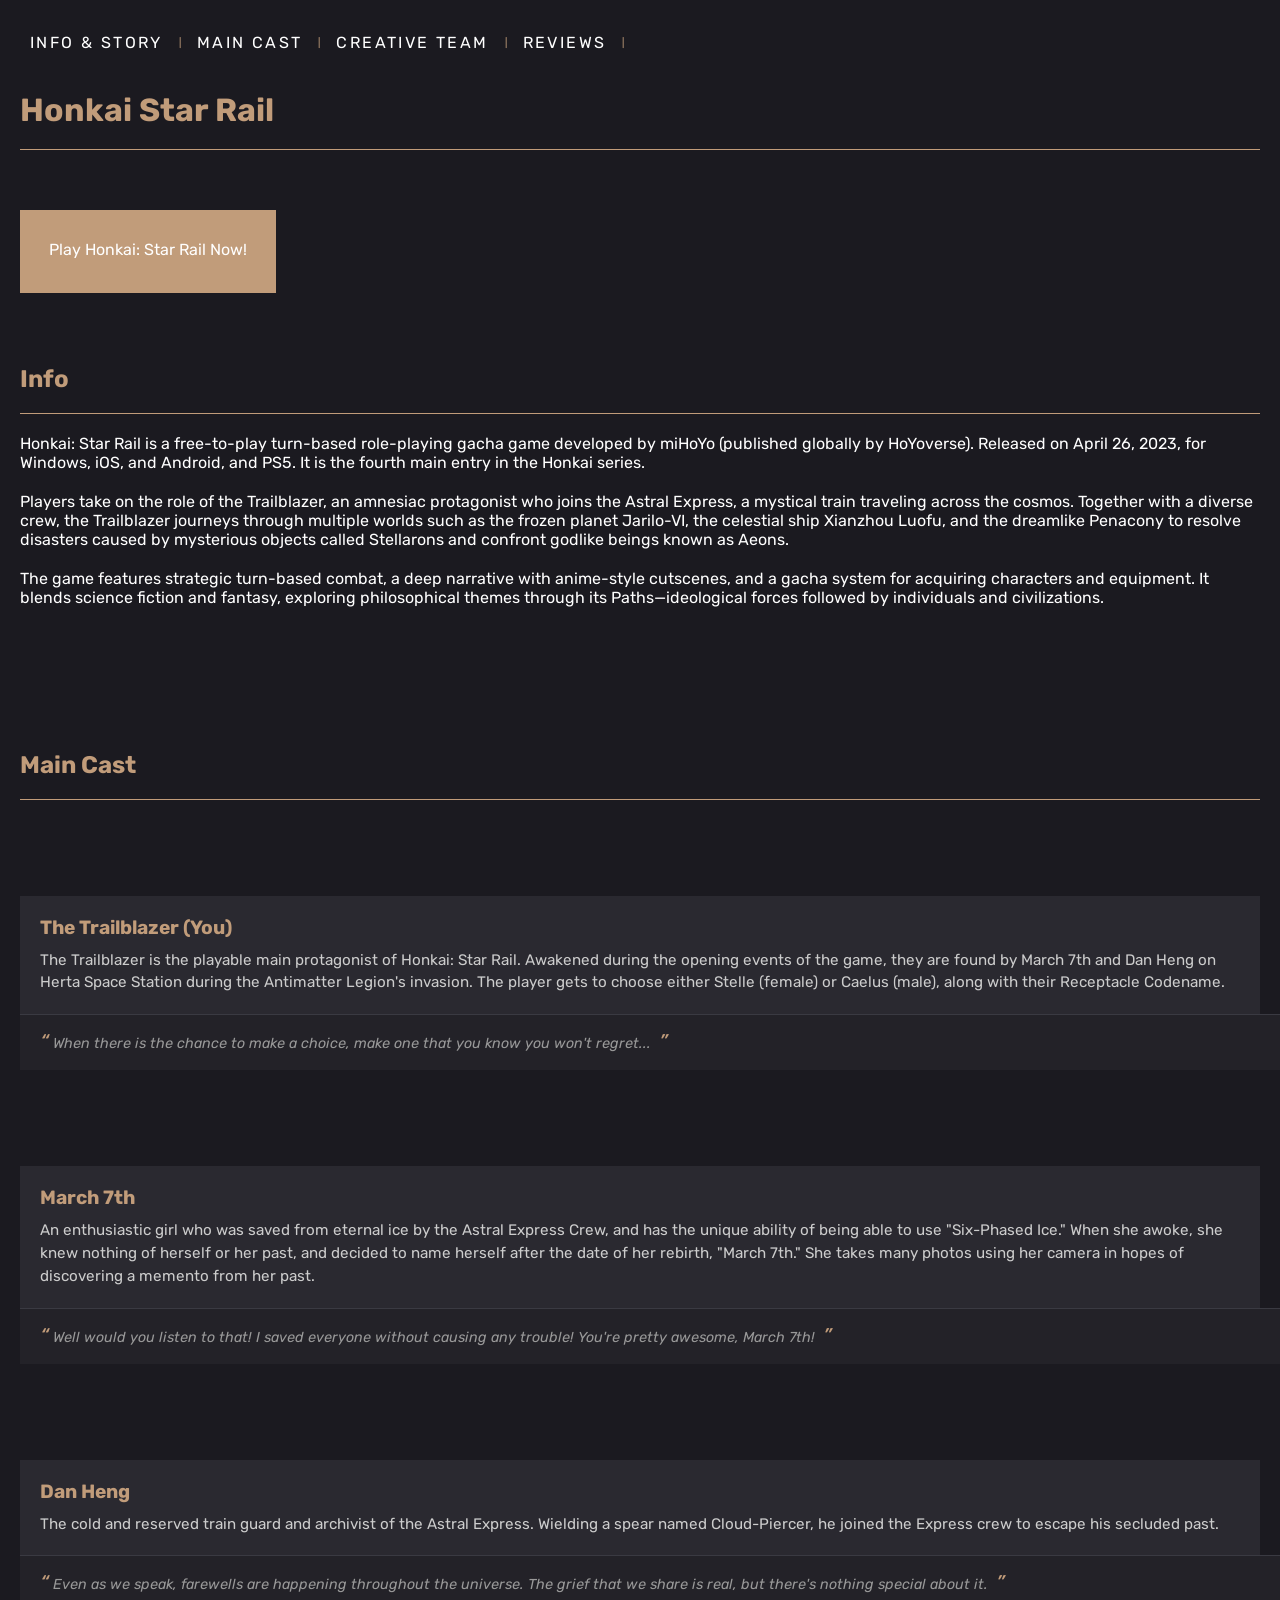
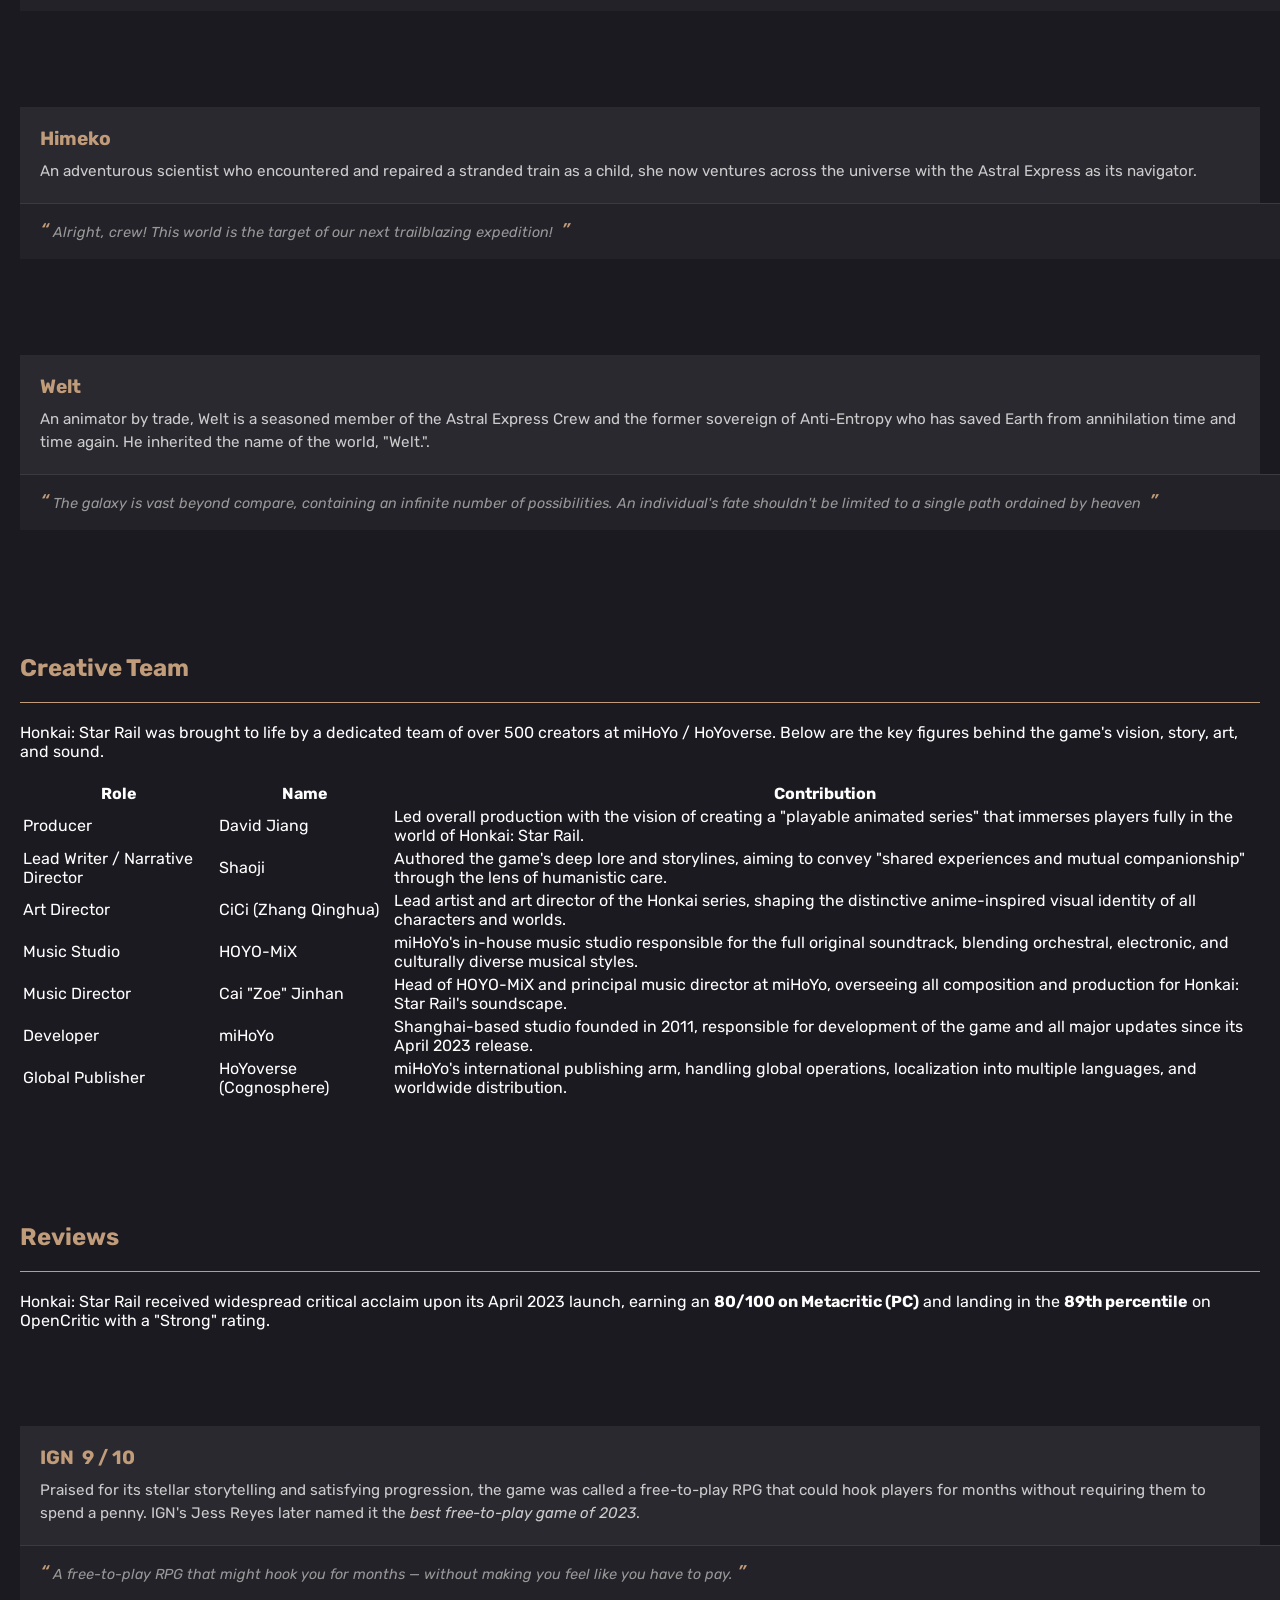
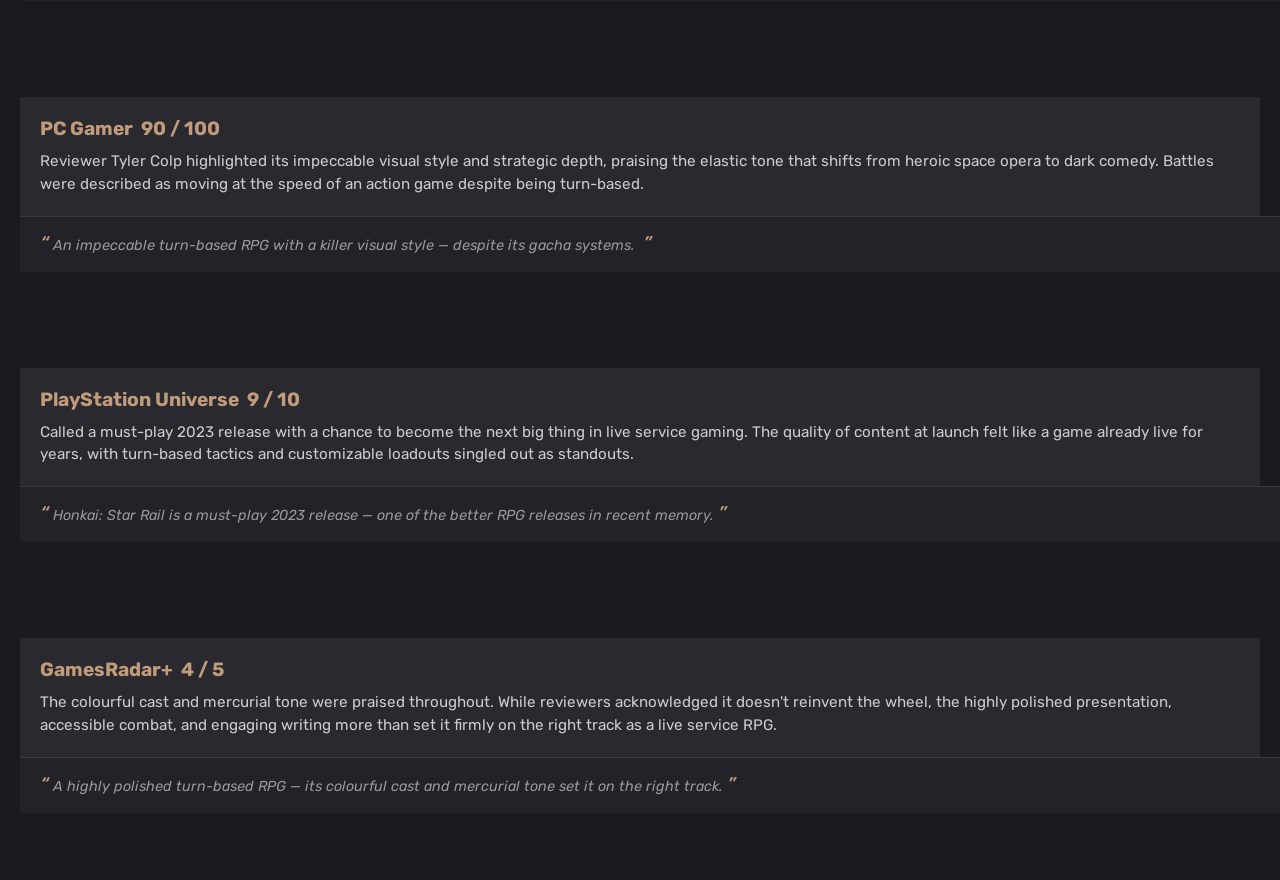
<file: Chapter-2 Links and Navigation/index.html>
<!DOCTYPE html>

<html>

<head>
    <link rel="stylesheet" href="styles.css">
    <link rel="preconnect" href="https://fonts.googleapis.com">
    <link rel="preconnect" href="https://fonts.gstatic.com" crossorigin>
    <link href="https://fonts.googleapis.com/css2?family=Rubik:ital,wght@0,300..900;1,300..900&display=swap"
        rel="stylesheet">
</head>

<body>
    <nav>
        <a href="#info">Info & Story</a>
        <span class="nav-divider">|</span>
        <a href="#main-cast">Main Cast</a>
        <span class="nav-divider">|</span>
        <a href="#creative-team">Creative Team</a>
        <span class="nav-divider">|</span>
        <a href="#reviews">Reviews</a>
        <span class="nav-divider">|</span>
    </nav>

    <h1>Honkai Star Rail</h1>
    <br>
    <br>
    <main>
        <a href="https://hsr.hoyoverse.com/en-us/home" class="btn-playnow">
            <p>Play Honkai: Star Rail Now!</p>
        </a>
        <section id="info">
            <h1>Info</h1>
            <p>Honkai: Star Rail is a free-to-play turn-based role-playing gacha game developed by miHoYo (published
                globally by HoYoverse). Released on April 26, 2023, for Windows, iOS, and Android, and PS5. It is the
                fourth main entry in the Honkai series.</p>
            <p>Players take on the role of the Trailblazer, an amnesiac protagonist who joins the Astral Express, a
                mystical train traveling across the cosmos. Together with a diverse crew, the Trailblazer journeys
                through multiple worlds such as the frozen planet Jarilo-VI, the celestial ship Xianzhou Luofu, and
                the dreamlike Penacony to resolve disasters caused by mysterious objects called Stellarons and confront
                godlike beings known as Aeons.
            </p>
            <p>The game features strategic turn-based combat, a deep narrative with anime-style cutscenes, and a gacha
                system for acquiring characters and equipment. It blends science fiction and fantasy, exploring
                philosophical themes through its Paths—ideological forces followed by individuals and civilizations.
            </p>
        </section>
        <section id="main-cast">
            <h1>Main Cast</h1>

            <!-- Card 1: Trailblazer -->
            <div class="card">
            </div>
            <div class="card-body">
                <h3>The Trailblazer (You)</h3>
                <p>The Trailblazer is the playable main protagonist of Honkai: Star Rail. Awakened during the
                    opening events of the game, they are found by March 7th and Dan Heng on
                    Herta Space Station during the Antimatter Legion's invasion. The player gets to choose either
                    Stelle (female) or Caelus (male), along with their Receptacle Codename.
                </p>
            </div>
            <div class="card-quote">
                <blockquote>When there is the chance to make a choice, make one that you know you won't regret...
                </blockquote>
            </div>
            </div>

            <!-- Card 2: March 7th -->
            <div class="card">
            </div>
            <div class="card-body">
                <h3>March 7th</h3>
                <p>An enthusiastic girl who was saved from eternal ice by the Astral Express Crew, and has the
                    unique ability of being able to use "Six-Phased Ice." When she awoke, she knew nothing of
                    herself or her past, and decided to name herself after the date of her rebirth, "March 7th."
                    She takes many photos using her camera in hopes of discovering a memento from her past.
                </p>
            </div>
            <div class="card-quote">
                <blockquote>Well would you listen to that! I saved everyone without causing any trouble! You're
                    pretty awesome, March 7th!
                </blockquote>
            </div>
            </div>
            <!-- Card 3: Dan Heng -->
            <div class="card">
            </div>
            <div class="card-body">
                <h3>Dan Heng</h3>
                <p>The cold and reserved train guard and archivist of the Astral Express. Wielding a spear named
                    Cloud-Piercer, he joined the Express crew to escape his secluded past.
                </p>
            </div>
            <div class="card-quote">
                <blockquote>Even as we speak, farewells are happening throughout the universe. The grief that we
                    share is real, but there's nothing special about it.
                </blockquote>
            </div>
            </div>
            <!-- Card 4: Himeko -->
            <div class="card">
            </div>
            <div class="card-body">
                <h3>Himeko</h3>
                <p>An adventurous scientist who encountered and repaired a stranded train as a child, she now ventures
                    across the universe with the Astral Express as its navigator.<br>
                </p>
            </div>
            <div class="card-quote">
                <blockquote>Alright, crew! This world is the target of our next trailblazing expedition!
                </blockquote>
            </div>
            </div>

            <div class="card">
            </div>
            <div class="card-body">
                <h3>Welt</h3>
                <p>An animator by trade, Welt is a seasoned member of the Astral Express Crew and the former sovereign
                    of Anti-Entropy who has saved Earth from annihilation time and time again. He inherited the name of
                    the world, "Welt.".<br>
                </p>
            </div>
            <div class="card-quote">
                <blockquote>The galaxy is vast beyond compare, containing an infinite number of possibilities. An
                    individual's fate shouldn't be limited to a single path ordained by heaven
                </blockquote>
            </div>
            </div>



        </section>
        <!-- Creative Team Section -->
        <section id="creative-team">
            <h1>Creative Team</h1>
            <p>Honkai: Star Rail was brought to life by a dedicated team of over 500 creators at miHoYo / HoYoverse.
                Below are the key figures behind the game's vision, story, art, and sound.</p>
            <table class="creative-team-table">
                <thead>
                    <tr>
                        <th>Role</th>
                        <th>Name</th>
                        <th>Contribution</th>
                    </tr>
                </thead>
                <tbody>
                    <tr>
                        <td>Producer</td>
                        <td>David Jiang</td>
                        <td>Led overall production with the vision of creating a "playable animated series" that
                            immerses players fully in the world of Honkai: Star Rail.</td>
                    </tr>
                    <tr>
                        <td>Lead Writer / Narrative Director</td>
                        <td>Shaoji</td>
                        <td>Authored the game's deep lore and storylines, aiming to convey "shared experiences and
                            mutual companionship" through the lens of humanistic care.</td>
                    </tr>
                    <tr>
                        <td>Art Director</td>
                        <td>CiCi (Zhang Qinghua)</td>
                        <td>Lead artist and art director of the Honkai series, shaping the distinctive anime-inspired
                            visual identity of all characters and worlds.</td>
                    </tr>
                    <tr>
                        <td>Music Studio</td>
                        <td>HOYO-MiX</td>
                        <td>miHoYo's in-house music studio responsible for the full original soundtrack, blending
                            orchestral, electronic, and culturally diverse musical styles.</td>
                    </tr>
                    <tr>
                        <td>Music Director</td>
                        <td>Cai "Zoe" Jinhan</td>
                        <td>Head of HOYO-MiX and principal music director at miHoYo, overseeing all composition and
                            production for Honkai: Star Rail's soundscape.</td>
                    </tr>
                    <tr>
                        <td>Developer</td>
                        <td>miHoYo</td>
                        <td>Shanghai-based studio founded in 2011, responsible for development of the game and all major
                            updates since its April 2023 release.</td>
                    </tr>
                    <tr>
                        <td>Global Publisher</td>
                        <td>HoYoverse (Cognosphere)</td>
                        <td>miHoYo's international publishing arm, handling global operations, localization into
                            multiple languages, and worldwide distribution.</td>
                    </tr>
                </tbody>
            </table>
        </section>

        <!-- Reviews Section -->
        <section id="reviews">
            <h1>Reviews</h1>
            <p>Honkai: Star Rail received widespread critical acclaim upon its April 2023 launch, earning an
                <strong>80/100 on Metacritic (PC)</strong> and landing in the <strong>89th percentile</strong> on
                OpenCritic with a "Strong" rating.</p>

            <!-- Review Card: IGN -->
            <div class="card"></div>
            <div class="card-body">
                <h3>IGN &nbsp;<span class="review-score">9 / 10</span></h3>
                <p>Praised for its stellar storytelling and satisfying progression, the game was called a free-to-play
                    RPG that could hook players for months without requiring them to spend a penny. IGN's Jess Reyes
                    later named it the <em>best free-to-play game of 2023</em>.</p>
            </div>
            <div class="card-quote">
                <blockquote>A free-to-play RPG that might hook you for months — without making you feel like you have to
                    pay.</blockquote>
            </div>

            <!-- Review Card: PC Gamer -->
            <div class="card"></div>
            <div class="card-body">
                <h3>PC Gamer &nbsp;<span class="review-score">90 / 100</span></h3>
                <p>Reviewer Tyler Colp highlighted its impeccable visual style and strategic depth, praising the elastic
                    tone that shifts from heroic space opera to dark comedy. Battles were described as moving at the
                    speed of an action game despite being turn-based.</p>
            </div>
            <div class="card-quote">
                <blockquote>An impeccable turn-based RPG with a killer visual style — despite its gacha systems.
                </blockquote>
            </div>

            <!-- Review Card: PlayStation Universe -->
            <div class="card"></div>
            <div class="card-body">
                <h3>PlayStation Universe &nbsp;<span class="review-score">9 / 10</span></h3>
                <p>Called a must-play 2023 release with a chance to become the next big thing in live service gaming.
                    The quality of content at launch felt like a game already live for years, with turn-based tactics
                    and customizable loadouts singled out as standouts.</p>
            </div>
            <div class="card-quote">
                <blockquote>Honkai: Star Rail is a must-play 2023 release — one of the better RPG releases in recent
                    memory.</blockquote>
            </div>

            <!-- Review Card: GamesRadar+ -->
            <div class="card"></div>
            <div class="card-body">
                <h3>GamesRadar+ &nbsp;<span class="review-score">4 / 5</span></h3>
                <p>The colourful cast and mercurial tone were praised throughout. While reviewers acknowledged it
                    doesn't reinvent the wheel, the highly polished presentation, accessible combat, and engaging
                    writing more than set it firmly on the right track as a live service RPG.</p>
            </div>
            <div class="card-quote">
                <blockquote>A highly polished turn-based RPG — its colourful cast and mercurial tone set it on the right
                    track.</blockquote>
            </div>

        </section>
    </main>

</body>

</html>
</file>
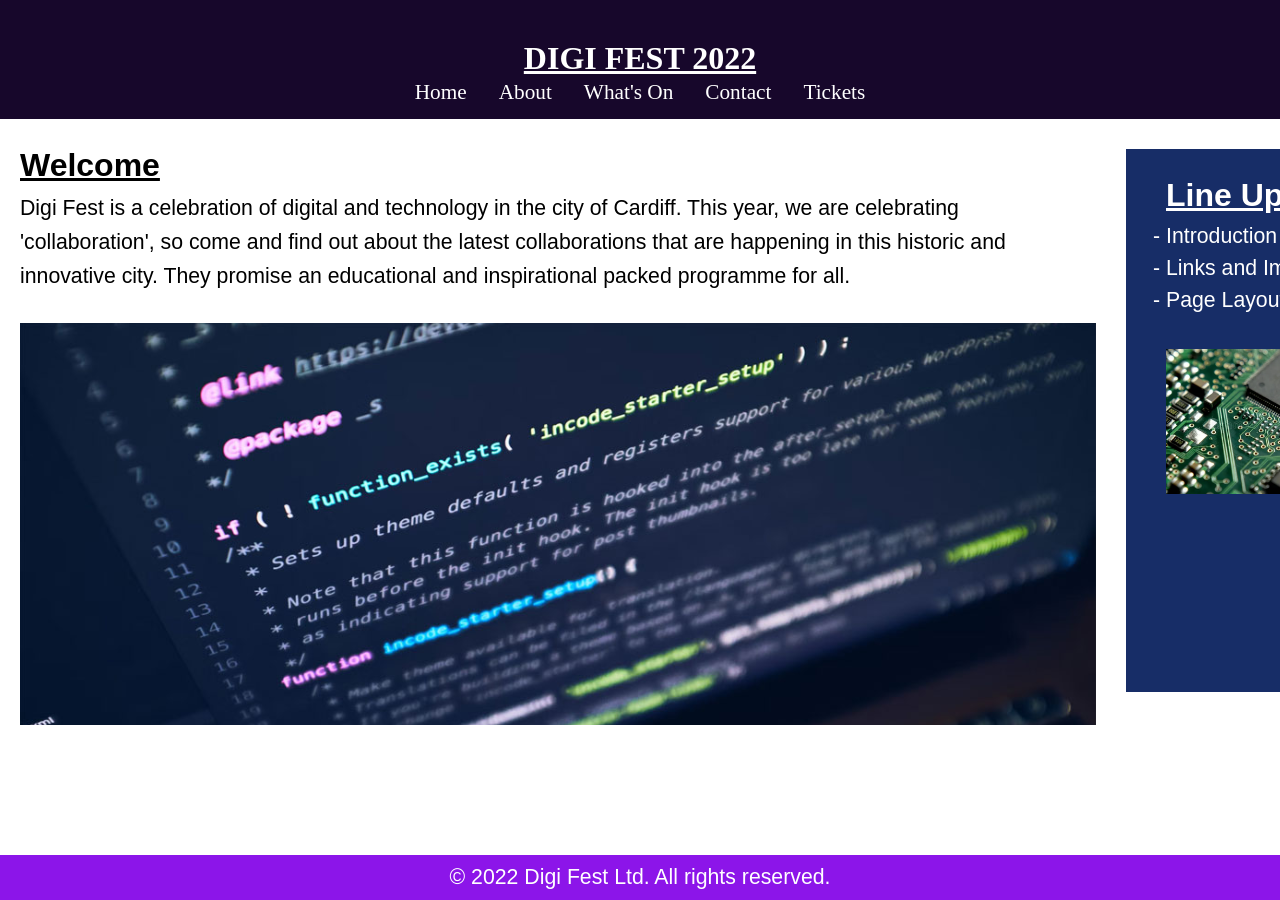
<file: Chapter-4 Page Layout/index.html>
<!DOCTYPE html>
<html>

<head>
    <link rel="stylesheet" href="styles.css">
</head>

<body>
    <header>
        <h1 class="underline">DIGI FEST 2022</h1>
        <nav>
            <ul>
                <li><a href="#">Home</a></li>
                <li><a href="#">About</a></li>
                <li><a href="#">What's On</a></li>
                <li><a href="#">Contact</a></li>
                <li><a href="#">Tickets</a></li>
            </ul>
        </nav>
    </header>
    <main>
        <div class="main-layout">
            <div class="content">
                <h2 class="underline">Welcome</h2>
                <p>Digi Fest is a celebration of digital and technology in the city of Cardiff. This year, we are
                    celebrating
                    'collaboration', so come and find out about the latest collaborations that are happening in this
                    historic
                    and innovative city. They promise an educational and inspirational packed programme for all.</p>
                <img src="image1.png">
            </div>
            <aside>
                <h2 class="underline">Line Up</h2>
                <ul class="dashed">
                    <li>Introduction to HTML and CSS</li>
                    <li>Links and Images</li>
                    <li>Page Layout</li>
                    <br>
                </ul>
                <div class="img-row">
                    <img src="image2.png">
                    <img src="image3.png">
                </div>
                <br><br><br><br><br><br><br><br>
            </aside>
        </div>
    </main>
    <footer>
        <p>&copy; 2022 Digi Fest Ltd. All rights reserved.</p>
    </footer>
</body>

</html>
</file>
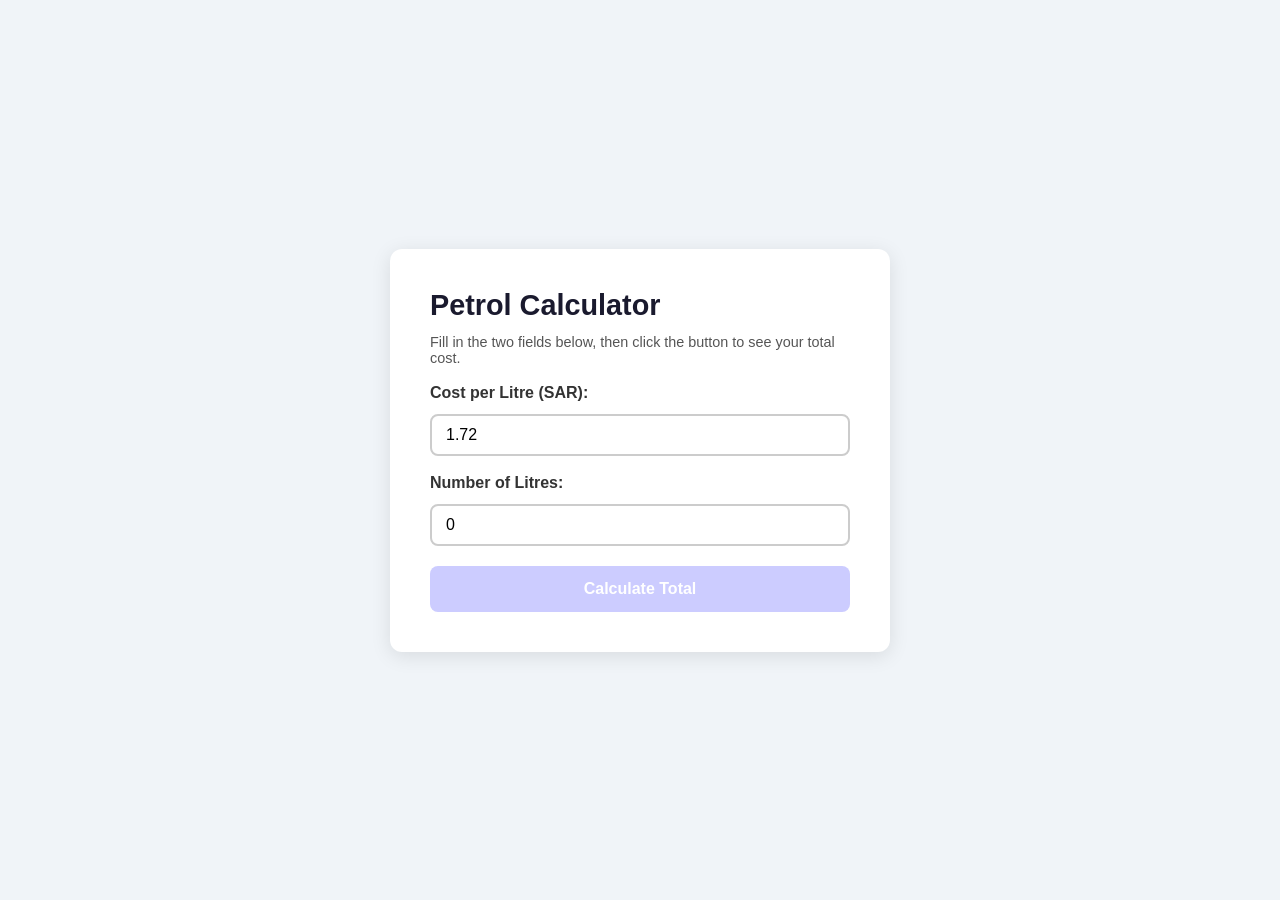
<file: Chapter-6 JavaScript/index.html>
<!DOCTYPE html>
<html lang="en">

<head>
  <meta charset="UTF-8" />
  <title>Petrol Calculator</title>
  <link rel="stylesheet" href="style.css" />
</head>

<body>
  <div class="calculator-box">

    <h1>Petrol Calculator</h1>
    <p class="intro">Fill in the two fields below, then click the button to see your total cost.</p>


    <label for="cost-per-litre">Cost per Litre (SAR):</label>

    <input type="number" id="cost-per-litre" value="1.72" min="0" step="0.01" />

    <label for="litres">Number of Litres:</label>
    <!-- value="0" means the box starts at 0 when the page loads -->
    <input type="number" id="litres" value="0" min="0" step="1" />

    <!-- When this button is clicked, it runs the calculate() function in script.js -->
    <button id="calculate-btn" onclick="calculate()">Calculate Total</button>


    <!-- This paragraph is empty at first.-->
    <!-- JavaScript will write the answer inside it when we click. -->
    <p id="result"></p>

  </div>

  <!-- This links our JavaScript file so the button works -->
  <script src="script.js"></script>

</body>

</html>
</file>
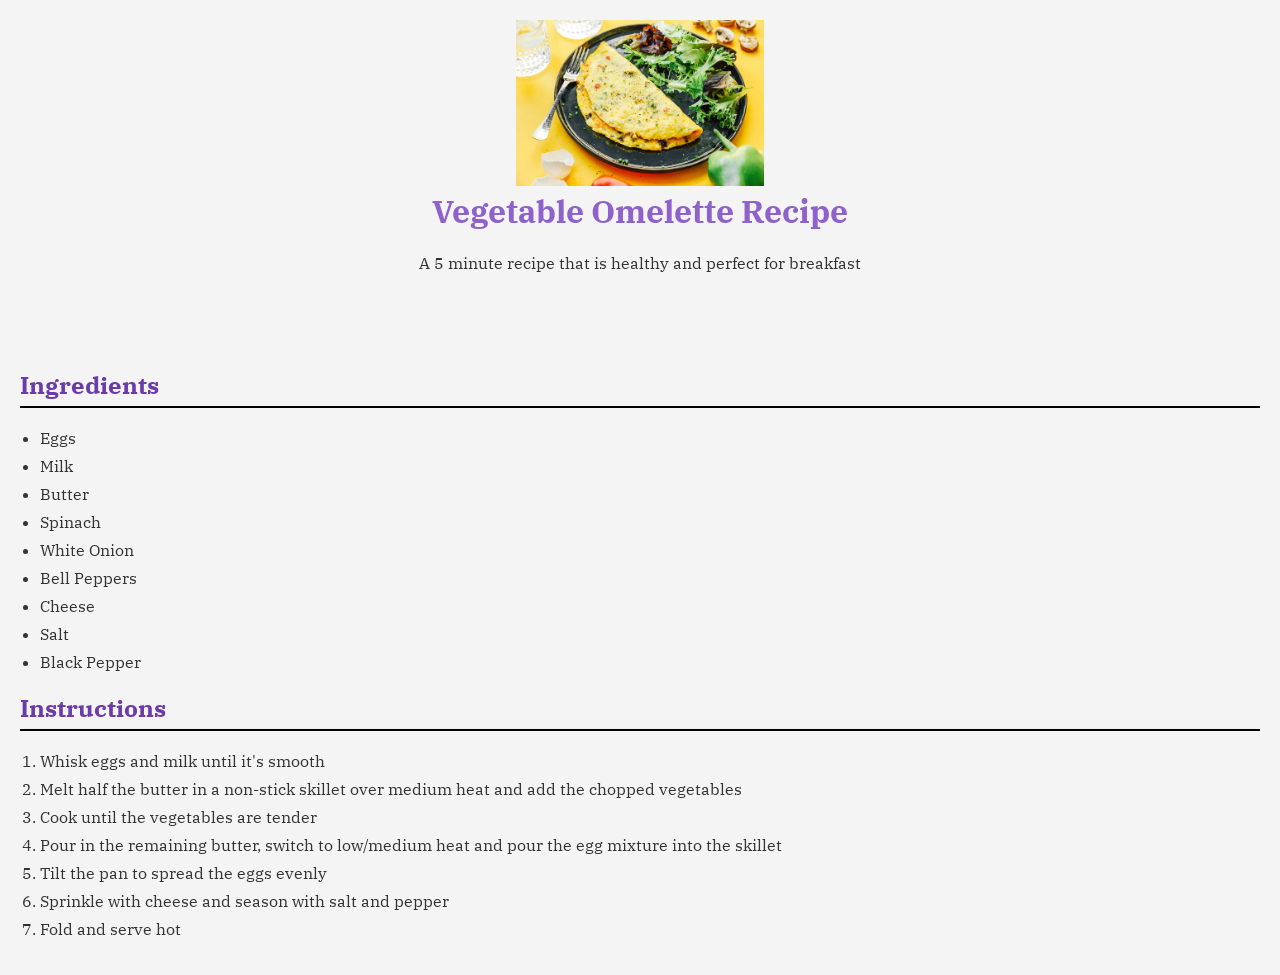
<file: Chapter-1 Introduction to HTML and CSS/recipe.html>
<!-- This tells the computer that the following code is HTML -->
<!DOCTYPE html>

<!-- This is the big box that holds EVERYTHING on the page -->
<html>

<!-- This is like the brain of the page, stuff here can help the page work, but you don't see it -->

<head>
    <!-- These two lines help the page get fonts from the internet throught Google API-->
    <link rel="preconnect" href="https://fonts.googleapis.com">
    <link rel="preconnect" href="https://fonts.gstatic.com" crossorigin>

    <!-- This line picks the exact font we want to use "IBM Plex Serif" -->
    <link
        href="https://fonts.googleapis.com/css2?family=IBM+Plex+Serif:ital,wght@0,100;0,200;0,300;0,400;0,500;0,600;0,700;1,100;1,200;1,300;1,400;1,500;1,600;1,700&family=Monsieur+La+Doulaise&display=swap"
        rel="stylesheet">

    <!-- This connects the CSS file that makes everything look nice and neat -->
    <link rel="stylesheet" href="styles.css">
</head>

<!-- This is the body — everything you can actually SEE on the page lives here -->

<body>

    <!-- This is a "card" — like a little box that holds the picture and title together nicely -->
    <div class="card" style="text-align: center;">

        <!-- This puts a picture of the omelette on the page -->
        <img src="omelette.jpg" class="imagescaling">

        <!-- br means line break-->
        <br>

        <!-- h1 is the biggest title on the page -->
        <h1>Vegetable Omelette Recipe</h1>

        <!-- p is a small sentence under the title -->
        <p>A 5 minute recipe that is healthy and perfect for breakfast</p>

        <!-- End of the card box -->
    </div>

    <!-- br means line break-->
    <br> <br> <br>

    <!--  div defines a section or division of the webpage-->
    <div>

        <!-- h2 is a medium-sized title but not as big as h1 -->
        <h2>Ingredients</h2>

        <!-- ul makes a list with bullet points next to each item -->
        <ul>
            <!-- Each one of these is one thing in the list -->
            <li>Eggs</li>
            <li>Milk</li>
            <li>Butter</li>
            <li>Spinach</li>
            <li>White Onion</li>
            <li>Bell Peppers</li>
            <li>Cheese</li>
            <li>Salt</li>
            <li>Black Pepper</li>
        </ul>
    </div>

    <!-- div defines a section or division of the webpage-->
    <div>
        <h2>Instructions</h2>

        <!-- This makes a numbered list instead of a bulleted one -->
        <ol>
            <!-- Each one of these is one step to follow, in order -->
            <li>Whisk eggs and milk until it's smooth</li>
            <li>Melt half the butter in a non-stick skillet over medium heat and add the chopped vegetables</li>
            <li>Cook until the vegetables are tender</li>
            <li>Pour in the remaining butter, switch to low/medium heat and pour the egg mixture into the skillet</li>
            <li>Tilt the pan to spread the eggs evenly</li>
            <li>Sprinkle with cheese and season with salt and pepper</li>
            <li>Fold and serve hot</li>
        </ol>
    </div>
</body>

</html>
</file>
<file: Chapter-2 Links and Navigation/styles.css>
body {
    background-color: #1B1A20;
    font-family: 'Rubik', sans-serif;
    color: #FFFFFF;
    margin: 15px 20px;
}

h1 {
    color: #C19C7A;
    border-bottom: 1px solid #C19C7A;
    padding-bottom: 20px;
}

p {
    color: #FFFFFF;
    margin-bottom: 20px;
}


nav {
    position: sticky;
    top: 0;
    background: #1B1A20;
    border-bottom: 1px solid var(--border);
    padding: 13px 0;
    display: flex;
    gap: 6px;
    flex-wrap: wrap;
    z-index: 10;
}

nav a {
    font-family: 'Rubik', serif;
    font-size: 16px;
    letter-spacing: 0.15em;
    text-transform: uppercase;
    color: #FFFFFF;
    text-decoration: none;
    padding: 5px 10px;
    transition: color 0.15s;
}

nav a:hover {
    color: #C19C7A;
}

nav a.active {
    color: #C19C7A;
}

.nav-divider {
    color: #C19C7A;
    font-size: 10px;
    align-self: center;
}

.rubik-300 {
    font-family: "Rubik", sans-serif;
    font-optical-sizing: auto;
    font-weight: 300;
    font-style: normal;
}


.card {
    display: flex;
    flex-wrap: wrap;
    background-color: #2A2930;
    border-radius: 12px;
    overflow: hidden;
    max-width: 700px;
    margin: 48px auto;
    box-shadow: 0 4px 20px rgba(0, 0, 0, 0.4);
    transition: transform 0.3s ease, box-shadow 0.3s ease;
}

.card:hover {
    transform: translateY(-4px);
    box-shadow: 0 8px 30px rgba(0, 0, 0, 0.6);
}


/* Description text to the right of the image */
.card-body {
    flex: 1;
    padding: 20px;
    display: flex;
    flex-direction: column;
    justify-content: center;
    background-color: #2A2930;
}

.card-body h3 {
    color: #C19C7A;
    margin: 0 0 10px 0;
    font-size: 1.2rem;
    background-color: transparent;
}

.card-body p {
    color: #cccccc;
    font-size: 0.95rem;
    line-height: 1.5;
    margin: 0;
    background-color: transparent;
}

/* Quote strip at the bottom spanning full width */
.card-quote {
    width: 100%;
    padding: 14px 20px;
    border-top: 1px solid #3a3a42;
    background-color: #232228;
}

.card-quote blockquote {
    margin: 0;
    font-style: italic;
    color: #999999;
    font-size: 0.9rem;
    background-color: transparent;
}

.card-quote blockquote::before {
    content: "\201C";
    color: #C19C7A;
    font-size: 1.4rem;
    margin-right: 4px;
    vertical-align: -2px;
}

.card-quote blockquote::after {
    content: "\201D";
    color: #C19C7A;
    font-size: 1.4rem;
    margin-left: 4px;
    vertical-align: -2px;
}

.btn-playnow {
    display: inline-block;
    font-family: 'Rubik', sans-serif;
    color: #FFFFFF;
    background: #C19C7A;
    text-decoration: none;
    padding: 13px 28px;
    border: 1px solid #C19C7A;
    transition: background 0.15s, color 0.15s;
}

.btn-playnow:hover {
    background: transparent;
    color: #C19C7A;
}


section {
    padding: 52px 0;
    border-bottom: 1px solid var(--border);
}
</file>
<file: Chapter-4 Page Layout/styles.css>
* {
    margin: 0;
    padding: 0;
    box-sizing: border-box;
}

html,
body {
    height: 100%;
}

h1 {
    font-size: 200%;
}

h2 {
    font-size: 200%;
    margin-bottom: 10px;
}

p {
    font-size: 1.33rem;
}

body {
    display: flex;
    flex-direction: column;
    min-height: 100vh;
}

header {
    font-family: Tahoma;
    background-color: #17072b;
    text-align: center;
    color: white;
    padding: 40px 20px 10px;
}

main {
    font-family: arial;
    padding: 0;
    line-height: 1;
    margin-top: 30px;
    margin-left: 20px;
    flex: 1;
}

footer {
    font-family: arial;
    text-align: center;
    color: #ffffff;
    background-color: #8c15e9;
    padding: 10px 16px;
    margin-top: auto;
}

nav ul {
    list-style-type: none;
    margin: 0;
    padding: 0;
    background-color: #17072b;
    display: flex;
    justify-content: center;
}

nav ul li a {
    display: inline-block;
    text-align: center;
    color: white;
    padding: 0px 16px;
    text-decoration: none;
    font-size: 1.33rem;
}

aside {
    flex-shrink: 0;
    flex-basis: 30%;
    background-color: #172d67;
    color: #FFFFFF;
    padding: 30px 40px 70px;
    display: flex;
    flex-direction: column;

}

aside .img-row {
    display: flex;
    flex-direction: row;
    gap: 8px;
    flex-wrap: wrap;
}

aside .img-row img {
    flex: 1;
    min-width: 0;
    max-width: 100%;
    height: auto;
    object-fit: cover;
}

ul {
    list-style-type: none;
    line-height: 1.5;
    font-size: 1.33rem;
}

ul.dashed li {
    list-style-type: "- ";
}

.underline {
    text-decoration: underline;
}

.main-layout {
    display: flex;
    align-items: flex-start;
    gap: 30px;
    justify-content: space-between;
}

.content {
    flex: 1;
}

.content p {
    margin-bottom: 20px;
    line-height: 1.6;
}

.content img {
    margin-top: 10px;
}
</file>
<file: Chapter-6 JavaScript/style.css>
body {

    font-family: Arial, sans-serif;
    background-color: #f0f4f8;
    display: flex;
    justify-content: center;
    align-items: center;
    min-height: 100vh;
    margin: 0;
}


.calculator-box {

    background-color: white;
    border-radius: 12px;
    padding: 40px;
    max-width: 420px;
    width: 100%;
    box-shadow: 0px 4px 20px rgba(0, 0, 0, 0.1);
    display: flex;
    flex-direction: column;
    gap: 12px;
}

h1 {
    margin: 0;
    color: #1a1a2e;
    font-size: 1.8rem;
}

.intro {
    color: #555;
    font-size: 0.9rem;
    margin: 0;
}


label {
    font-weight: bold;
    color: #333;
    margin-top: 6px;
}

input {
    border: 2px solid #ccc;
    border-radius: 8px;
    padding: 10px 14px;
    font-size: 1rem;
    width: 100%;
    box-sizing: border-box;
    outline: none;
    transition: border-color 0.2s;
}

input:focus {
    border-color: #4a90e2;
    box-shadow: 0 0 0 3px rgba(74, 144, 226, 0.2);
}

button {
    background-color: #ccccff;
    color: white;
    border: none;
    border-radius: 8px;
    padding: 14px;
    font-size: 1rem;
    font-weight: bold;
    cursor: pointer;
    margin-top: 8px;
    transition: background-color 0.2s;
}

button:hover {
    background-color: #78b0dc;
}

button:active {
    background-color: #468171;
}


#result {
    font-size: 1.2rem;
    font-weight: bold;
    text-align: center;
    margin-top: 8px;
    background-color: #c7e4d8;
    border: 2px solid #254c41;
    border-radius: 8px;
    padding: 14px;
    color: #346859;
    display: none;
}
</file>
<file: Chapter-1 Introduction to HTML and CSS/styles.css>
:root {
    --primary-color: #8f61cb;       
    --secondary-color: #6c3baa;     
    --accent-color: #000000;        
    --text-color: #333333;          
    --bg-color: #f4f4f4;            
    --card-bg: #ffffff;             
}

.ibm-plex-serif-regular {
    font-family: "IBM Plex Serif", serif;  
    font-weight: 400;                       
    font-style: normal;                    
}

body {
    font-family: IBM Plex Serif;        
    background-color: var(--bg-color); 
    color: var(--text-color);          
    margin: 0;                          
    padding: 20px;                      
}

h1 {
    color: var(--primary-color);   
    margin-top: 0;                  
}

h2 {
    color: var(--secondary-color);              
    border-bottom: 2px solid var(--accent-color); 
    padding-bottom: 5px;
    margin-top: 20px;                           
}

ul,
ol {
    padding-left: 20px;     
}

li {
    margin-bottom: 8px;     
}

.imagescaling {
    max-width: 20%;    
    height: auto;       
}
</file>
